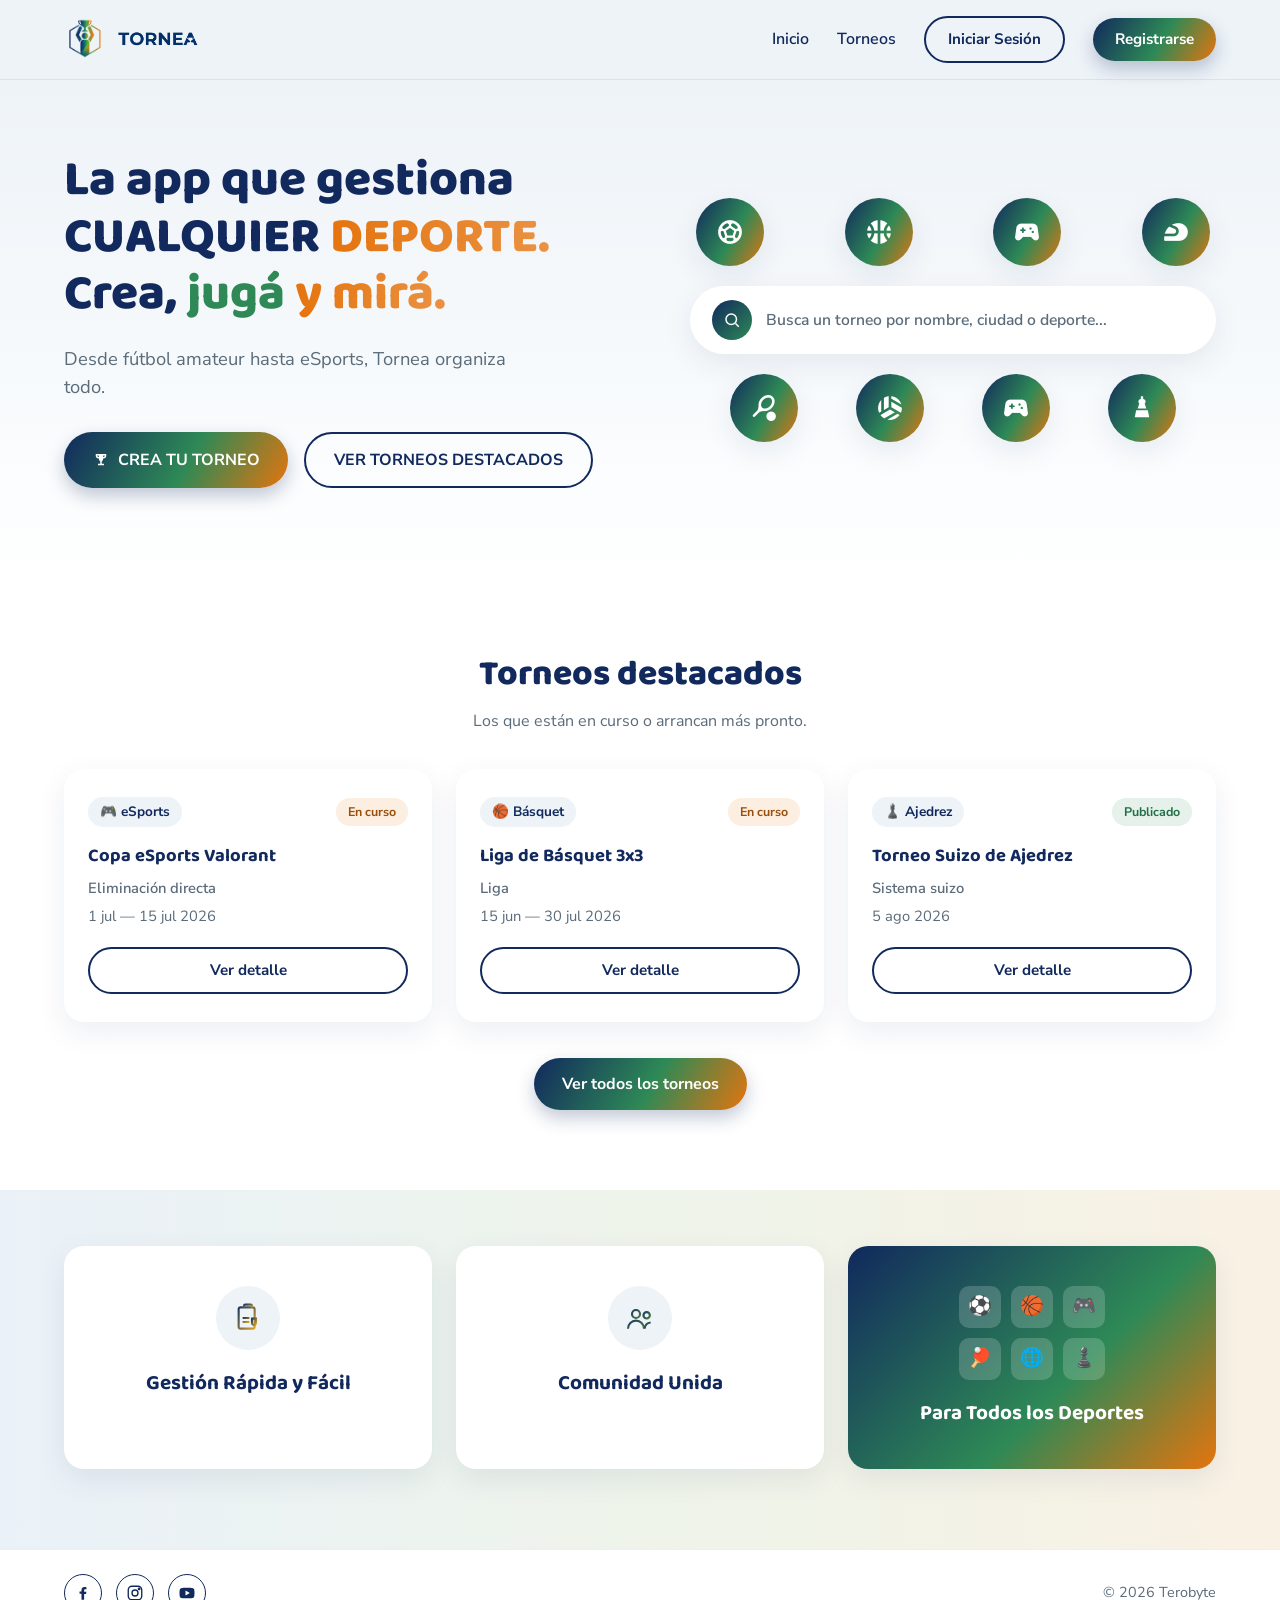
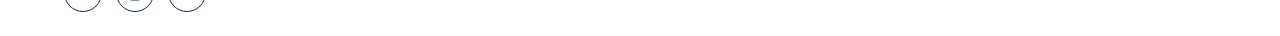
<file: index.html>
<!DOCTYPE html>
<html lang="es">
<head>
  <meta charset="UTF-8" />
  <meta name="viewport" content="width=device-width, initial-scale=1.0" />
  <title>Tornea — Gestioná cualquier deporte</title>
  <link rel="preconnect" href="https://fonts.googleapis.com" />
  <link rel="preconnect" href="https://fonts.gstatic.com" crossorigin />
  <link href="https://fonts.googleapis.com/css2?family=Baloo+2:wght@500;600;700;800&family=Nunito+Sans:wght@400;600;700&display=swap" rel="stylesheet" />
  <link href="https://fonts.googleapis.com/css2?family=Material+Symbols+Rounded:opsz,wght,FILL,GRAD@20..48,100..700,0..1,-50..200&display=block" rel="stylesheet" />
  <link rel="stylesheet" href="css/style.css" />
  <link rel="stylesheet" href="css/torneos.css" />
</head>
<body>

  <header class="site-header">
    <div class="container header-inner">
      <a href="#" class="logo">
        <img src="img/logo.png" alt="Tornea" class="logo-icon" />
        <img src="img/TORNEA_logo.png" alt="Tornea" class="logo-wordmark" />
      </a>

      <nav class="main-nav">
        <a href="index.html" class="nav-link">Inicio</a>
        <a href="torneos.html" class="nav-link">Torneos</a>
        <a href="login.html" class="btn btn-outline">Iniciar Sesión</a>
        <a href="register.html" class="btn btn-gradient">Registrarse</a>
      </nav>
    </div>
  </header>

  <main>
    <section class="hero">
      <div class="container hero-inner">

        <div class="hero-content">
          <h1 class="hero-title">
            <span class="line line-navy">La app que gestiona</span>
            <span class="line line-mixed"><span class="text-navy">CUALQUIER</span> <span class="text-gold">DEPORTE.</span></span>
            <span class="line line-mixed"><span class="text-navy">Crea,</span> <span class="text-green">jugá</span> <span class="text-gold">y mirá.</span></span>
          </h1>
          <p class="hero-subtitle">Desde fútbol amateur hasta eSports, Tornea organiza todo.</p>
          <div class="hero-actions">
            <a href="crear-torneo.html" class="btn btn-gradient btn-lg">
              <svg class="btn-icon" viewBox="0 0 24 24" width="18" height="18" fill="currentColor"><path d="M5 4h14v2a4 4 0 0 1-4 4h-.1A5 5 0 0 1 13 13.9V17h3v2H8v-2h3v-3.1A5 5 0 0 1 9.1 10H9a4 4 0 0 1-4-4V4zm2 2v0a2 2 0 0 0 2 2h.3A5 5 0 0 1 9 6V6H7zm10 0h-2v0a5 5 0 0 1-.3 2h.3a2 2 0 0 0 2-2V6z"/></svg>
              CREA TU TORNEO
            </a>
            <a href="#torneos" class="btn btn-outline btn-lg">VER TORNEOS DESTACADOS</a>
          </div>
        </div>

        <div class="hero-visual">
          <div class="icon-grid icon-grid-top">
            <span class="sport-icon" aria-label="Fútbol">
              <span class="material-symbols-rounded">sports_soccer</span>
            </span>
            <span class="sport-icon" aria-label="Básquet">
              <span class="material-symbols-rounded">sports_basketball</span>
            </span>
            <span class="sport-icon" aria-label="eSports">
              <span class="material-symbols-rounded">sports_esports</span>
            </span>
            <span class="sport-icon" aria-label="Carreras">
              <span class="material-symbols-rounded">sports_motorsports</span>
            </span>
          </div>

          <div class="search-bar">
            <span class="search-icon">
              <svg viewBox="0 0 24 24" width="18" height="18" fill="none" stroke="white" stroke-width="2"><circle cx="11" cy="11" r="7"/><path d="M21 21l-4.3-4.3"/></svg>
            </span>
            <input type="text" class="search-placeholder" placeholder="Busca un torneo por nombre, ciudad o deporte..." />
          </div>

          <div class="icon-grid icon-grid-bottom">
            <span class="sport-icon" aria-label="Tenis">
              <span class="material-symbols-rounded">sports_tennis</span>
            </span>
            <span class="sport-icon" aria-label="Otro deporte">
              <span class="material-symbols-rounded">sports_volleyball</span>
            </span>
            <span class="sport-icon" aria-label="eSports 2">
              <span class="material-symbols-rounded">sports_esports</span>
            </span>
            <span class="sport-icon" aria-label="Ajedrez">
              <svg viewBox="0 0 24 24" width="28" height="28" fill="white"><path d="M11 2h2v2.2a2.2 2.2 0 0 1 1.3 3.9l1.4 4.4H8.3l1.4-4.4A2.2 2.2 0 0 1 11 4.2V2zM7 14h10l1.2 6H5.8L7 14z"/></svg>
            </span>
          </div>
        </div>

      </div>
    </section>

    <section class="torneos-destacados" id="torneos">
      <div class="container">
        <h2 class="section-title">Torneos destacados</h2>
        <p class="section-subtitle">Los que están en curso o arrancan más pronto.</p>

        <div class="torneos-grid">

          <article class="torneo-card">
            <div class="torneo-card-top">
              <span class="torneo-badge">🎮 eSports</span>
              <span class="torneo-estado torneo-estado-en-curso">En curso</span>
            </div>
            <h3 class="torneo-nombre">Copa eSports Valorant</h3>
            <p class="torneo-tipo">Eliminación directa</p>
            <p class="torneo-fechas">1 jul — 15 jul 2026</p>
            <a href="torneo-detalle-eliminacion.html" class="btn btn-outline btn-block">Ver detalle</a>
          </article>

          <article class="torneo-card">
            <div class="torneo-card-top">
              <span class="torneo-badge">🏀 Básquet</span>
              <span class="torneo-estado torneo-estado-en-curso">En curso</span>
            </div>
            <h3 class="torneo-nombre">Liga de Básquet 3x3</h3>
            <p class="torneo-tipo">Liga</p>
            <p class="torneo-fechas">15 jun — 30 jul 2026</p>
            <a href="torneo-detalle-liga.html" class="btn btn-outline btn-block">Ver detalle</a>
          </article>

          <article class="torneo-card">
            <div class="torneo-card-top">
              <span class="torneo-badge">♟️ Ajedrez</span>
              <span class="torneo-estado torneo-estado-publicado">Publicado</span>
            </div>
            <h3 class="torneo-nombre">Torneo Suizo de Ajedrez</h3>
            <p class="torneo-tipo">Sistema suizo</p>
            <p class="torneo-fechas">5 ago 2026</p>
            <a href="torneo-detalle-suizo.html" class="btn btn-outline btn-block">Ver detalle</a>
          </article>

        </div>

        <div class="torneos-cta">
          <a href="torneos.html" class="btn btn-gradient btn-lg">Ver todos los torneos</a>
        </div>
      </div>
    </section>

    <section class="features">
      <div class="container features-grid">

        <article class="feature-card">
          <span class="feature-icon">
            <svg viewBox="0 0 24 24" width="32" height="32" fill="none" stroke="url(#g1)" stroke-width="1.6">
              <defs><linearGradient id="g1" x1="0" y1="0" x2="1" y2="1"><stop offset="0" stop-color="#1e3a5f"/><stop offset="1" stop-color="#d9a227"/></linearGradient></defs>
              <rect x="5" y="4" width="12" height="16" rx="1.5"/>
              <path d="M9 4V3a1 1 0 0 1 1-1h4a1 1 0 0 1 1 1v1"/>
              <path d="M8 12h5M8 15h5"/>
              <path d="M15 15.5c0 1.5 1.5 2 1.5 2s1.5-.5 1.5-2v-3h-3v3z"/>
            </svg>
          </span>
          <h3>Gestión Rápida y Fácil</h3>
        </article>

        <article class="feature-card">
          <span class="feature-icon">
            <svg viewBox="0 0 24 24" width="32" height="32" fill="none" stroke="url(#g2)" stroke-width="1.6">
              <defs><linearGradient id="g2" x1="0" y1="0" x2="1" y2="1"><stop offset="0" stop-color="#1e3a5f"/><stop offset="1" stop-color="#4a7c3f"/></linearGradient></defs>
              <circle cx="9" cy="9" r="3"/>
              <path d="M3 20c0-3.3 2.7-6 6-6s6 2.7 6 6"/>
              <circle cx="17" cy="10" r="2.4"/>
              <path d="M15.5 20c.2-2.4 1.9-4.3 4.5-4.6"/>
            </svg>
          </span>
          <h3>Comunidad Unida</h3>
        </article>

        <article class="feature-card feature-card-dark">
          <div class="feature-icon-grid">
            <span class="mini-icon">⚽</span>
            <span class="mini-icon">🏀</span>
            <span class="mini-icon">🎮</span>
            <span class="mini-icon">🏓</span>
            <span class="mini-icon">🌐</span>
            <span class="mini-icon">♟️</span>
          </div>
          <h3>Para Todos los Deportes</h3>
        </article>

      </div>
    </section>
  </main>

  <footer class="site-footer">
    <div class="container footer-inner">
      <div class="social-links">
        <a href="#" aria-label="Facebook" class="social-icon">
          <svg viewBox="0 0 24 24" width="18" height="18" fill="currentColor"><path d="M13.5 21v-7.7h2.6l.4-3h-3v-1.9c0-.9.2-1.5 1.5-1.5h1.6V4.2C15.9 4.1 15 4 14 4c-2.4 0-4 1.5-4 4.1V10H7.4v3h2.6v8h3.5z"/></svg>
        </a>
        <a href="#" aria-label="Instagram" class="social-icon">
          <svg viewBox="0 0 24 24" width="18" height="18" fill="none" stroke="currentColor" stroke-width="1.8"><rect x="3" y="3" width="18" height="18" rx="5"/><circle cx="12" cy="12" r="4"/><circle cx="17.5" cy="6.5" r="1"/></svg>
        </a>
        <a href="#" aria-label="YouTube" class="social-icon">
          <svg viewBox="0 0 24 24" width="18" height="18" fill="currentColor"><path d="M22 12s0-3.2-.4-4.7a2.5 2.5 0 0 0-1.8-1.8C18.3 5 12 5 12 5s-6.3 0-7.8.5a2.5 2.5 0 0 0-1.8 1.8C2 8.8 2 12 2 12s0 3.2.4 4.7a2.5 2.5 0 0 0 1.8 1.8C5.7 19 12 19 12 19s6.3 0 7.8-.5a2.5 2.5 0 0 0 1.8-1.8c.4-1.5.4-4.7.4-4.7zM10 15.3V8.7l5.8 3.3L10 15.3z"/></svg>
        </a>
      </div>
      <p class="copyright">© 2026 Terobyte</p>
    </div>
  </footer>

</body>
</html>
</file>
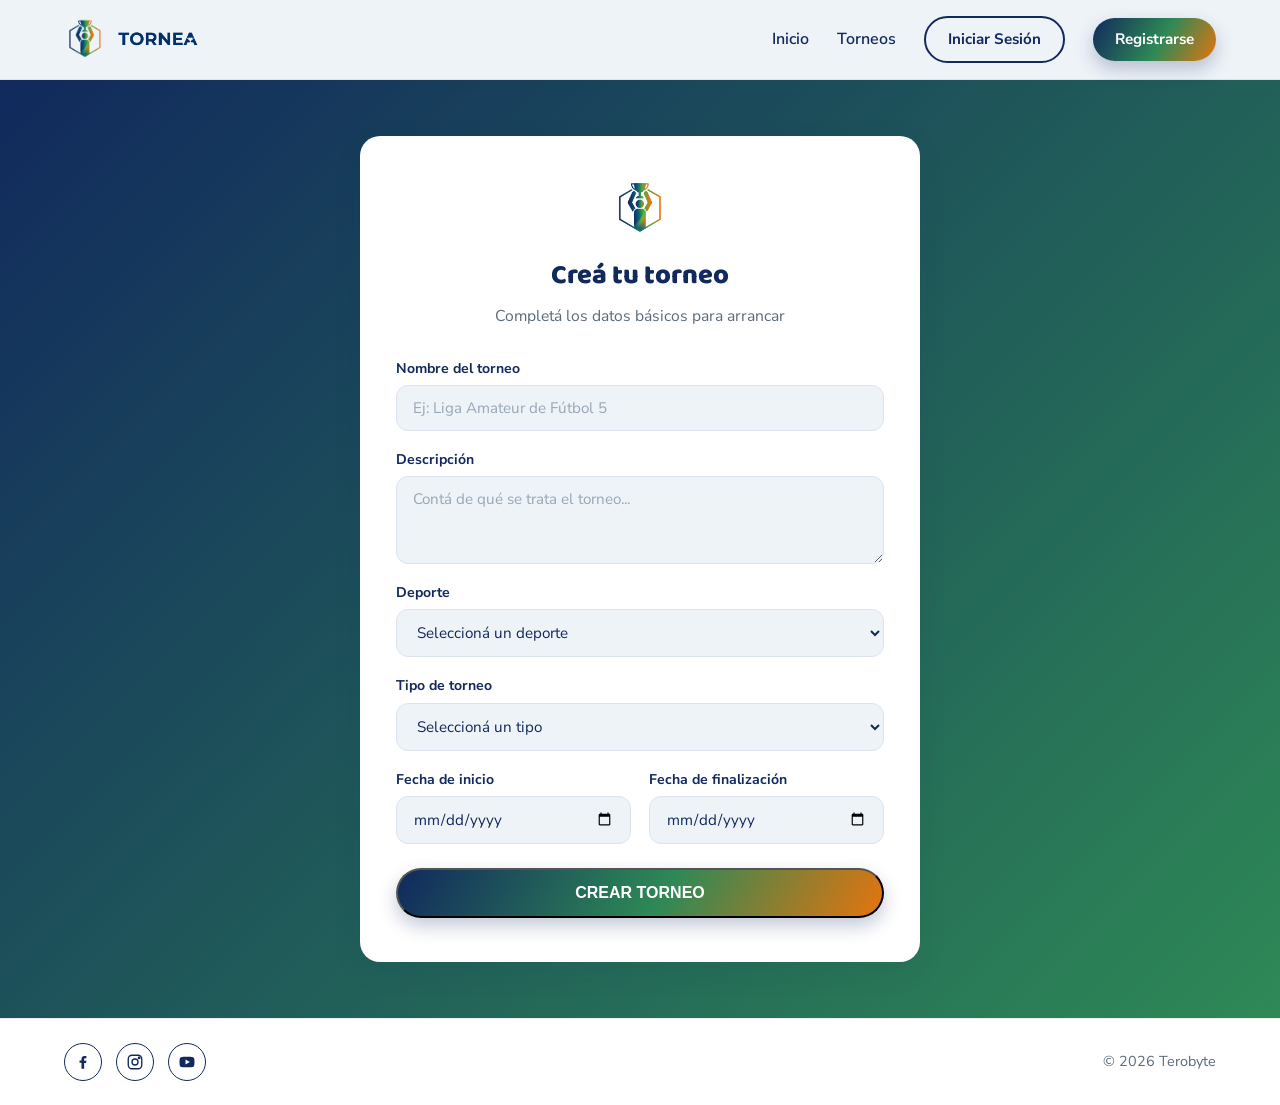
<file: crear-torneo.html>
<!DOCTYPE html>
<html lang="es">
<head>
  <meta charset="UTF-8" />
  <meta name="viewport" content="width=device-width, initial-scale=1.0" />
  <title>Crear Torneo — Tornea</title>
  <link rel="preconnect" href="https://fonts.googleapis.com" />
  <link rel="preconnect" href="https://fonts.gstatic.com" crossorigin />
  <link href="https://fonts.googleapis.com/css2?family=Baloo+2:wght@500;600;700;800&family=Nunito+Sans:wght@400;600;700&display=swap" rel="stylesheet" />
  <link rel="stylesheet" href="css/style.css" />
  <link rel="stylesheet" href="css/auth.css" />
</head>
<body>

  <header class="site-header">
    <div class="container header-inner">
      <a href="index.html" class="logo">
        <img src="img/logo.png" alt="Tornea" class="logo-icon" />
        <img src="img/TORNEA_logo.png" alt="Tornea" class="logo-wordmark" />
      </a>

      <nav class="main-nav">
        <a href="index.html" class="nav-link">Inicio</a>
        <a href="torneos.html" class="nav-link">Torneos</a>
        <a href="login.html" class="btn btn-outline">Iniciar Sesión</a>
        <a href="register.html" class="btn btn-gradient">Registrarse</a>
      </nav>
    </div>
  </header>

  <main>
    <section class="auth-section">
      <div class="auth-card auth-card-wide">
        <img src="img/logo.png" alt="Tornea" class="auth-logo-icon" />

        <h1 class="auth-title">Creá tu torneo</h1>
        <p class="auth-subtitle">Completá los datos básicos para arrancar</p>

        <form class="auth-form" action="#" method="post">
          <div class="form-group">
            <label for="nombre">Nombre del torneo</label>
            <input type="text" id="nombre" name="nombre" placeholder="Ej: Liga Amateur de Fútbol 5" required />
          </div>

          <div class="form-group">
            <label for="descripcion">Descripción</label>
            <textarea id="descripcion" name="descripcion" placeholder="Contá de qué se trata el torneo..."></textarea>
          </div>

          <div class="form-group">
            <label for="deporte">Deporte</label>
            <select id="deporte" name="deporte" required>
              <option value="" selected disabled>Seleccioná un deporte</option>
              <option value="futbol">Fútbol</option>
              <option value="basquet">Básquet</option>
              <option value="esports">eSports</option>
              <option value="ajedrez">Ajedrez</option>
              <option value="padel">Pádel</option>
              <option value="voley">Vóley</option>
              <option value="otro">Otro</option>
            </select>
          </div>

          <div class="form-group">
            <label for="tipo">Tipo de torneo</label>
            <select id="tipo" name="tipo" required>
              <option value="" selected disabled>Seleccioná un tipo</option>
              <option value="liga">Liga</option>
              <option value="eliminacion_directa">Eliminación directa</option>
              <option value="suizo">Sistema suizo</option>
            </select>
          </div>

          <div class="form-grid-2">
            <div class="form-group">
              <label for="fecha_inicio">Fecha de inicio</label>
              <input type="date" id="fecha_inicio" name="fecha_inicio" required />
            </div>

            <div class="form-group">
              <label for="fecha_fin">Fecha de finalización</label>
              <input type="date" id="fecha_fin" name="fecha_fin" required />
            </div>
          </div>

          <button type="submit" class="btn btn-gradient btn-lg btn-block">CREAR TORNEO</button>
        </form>
      </div>
    </section>
  </main>

  <footer class="site-footer">
    <div class="container footer-inner">
      <div class="social-links">
        <a href="#" aria-label="Facebook" class="social-icon">
          <svg viewBox="0 0 24 24" width="18" height="18" fill="currentColor"><path d="M13.5 21v-7.7h2.6l.4-3h-3v-1.9c0-.9.2-1.5 1.5-1.5h1.6V4.2C15.9 4.1 15 4 14 4c-2.4 0-4 1.5-4 4.1V10H7.4v3h2.6v8h3.5z"/></svg>
        </a>
        <a href="#" aria-label="Instagram" class="social-icon">
          <svg viewBox="0 0 24 24" width="18" height="18" fill="none" stroke="currentColor" stroke-width="1.8"><rect x="3" y="3" width="18" height="18" rx="5"/><circle cx="12" cy="12" r="4"/><circle cx="17.5" cy="6.5" r="1"/></svg>
        </a>
        <a href="#" aria-label="YouTube" class="social-icon">
          <svg viewBox="0 0 24 24" width="18" height="18" fill="currentColor"><path d="M22 12s0-3.2-.4-4.7a2.5 2.5 0 0 0-1.8-1.8C18.3 5 12 5 12 5s-6.3 0-7.8.5a2.5 2.5 0 0 0-1.8 1.8C2 8.8 2 12 2 12s0 3.2.4 4.7a2.5 2.5 0 0 0 1.8 1.8C5.7 19 12 19 12 19s6.3 0 7.8-.5a2.5 2.5 0 0 0 1.8-1.8c.4-1.5.4-4.7.4-4.7zM10 15.3V8.7l5.8 3.3L10 15.3z"/></svg>
        </a>
      </div>
      <p class="copyright">© 2026 Terobyte</p>
    </div>
  </footer>

</body>
</html>
</file>
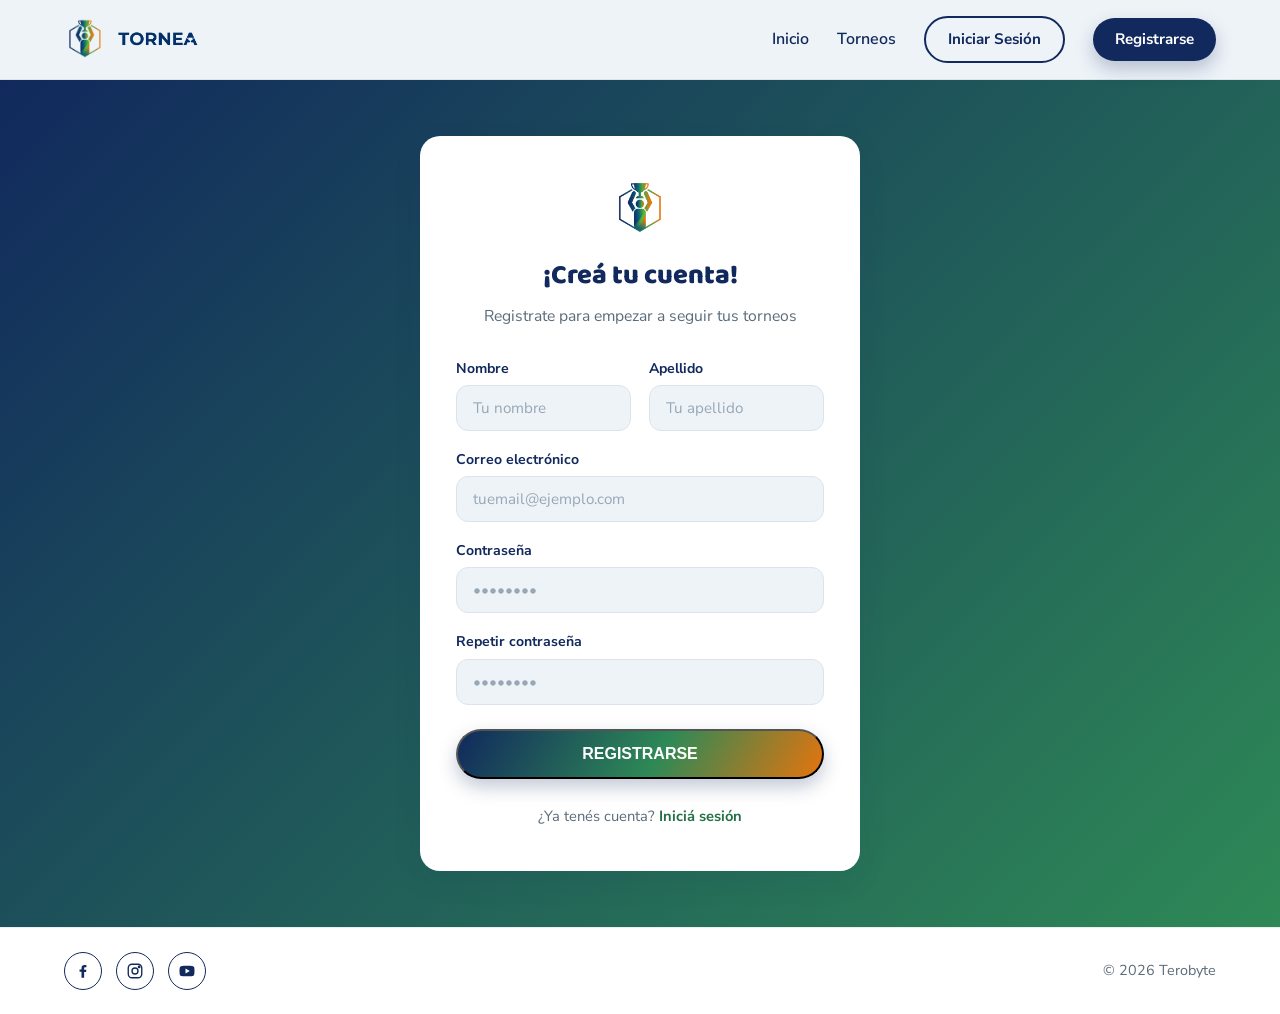
<file: register.html>
<!DOCTYPE html>
<html lang="es">
<head>
  <meta charset="UTF-8" />
  <meta name="viewport" content="width=device-width, initial-scale=1.0" />
  <title>Registrarse — Tornea</title>
  <link rel="preconnect" href="https://fonts.googleapis.com" />
  <link rel="preconnect" href="https://fonts.gstatic.com" crossorigin />
  <link href="https://fonts.googleapis.com/css2?family=Baloo+2:wght@500;600;700;800&family=Nunito+Sans:wght@400;600;700&display=swap" rel="stylesheet" />
  <link rel="stylesheet" href="css/style.css" />
  <link rel="stylesheet" href="css/auth.css" />
</head>
<body>

  <header class="site-header">
    <div class="container header-inner">
      <a href="index.html" class="logo">
        <img src="img/logo.png" alt="Tornea" class="logo-icon" />
        <img src="img/TORNEA_logo.png" alt="Tornea" class="logo-wordmark" />
      </a>

      <nav class="main-nav">
        <a href="index.html" class="nav-link">Inicio</a>
        <a href="torneos.html" class="nav-link">Torneos</a>
        <a href="login.html" class="btn btn-outline">Iniciar Sesión</a>
        <a href="register.html" class="btn btn-gradient nav-active">Registrarse</a>
      </nav>
    </div>
  </header>

  <main>
    <section class="auth-section">
      <div class="auth-card">
        <img src="img/logo.png" alt="Tornea" class="auth-logo-icon" />

        <h1 class="auth-title">¡Creá tu cuenta!</h1>
        <p class="auth-subtitle">Registrate para empezar a seguir tus torneos</p>

        <form class="auth-form" action="#" method="post">
          <div class="form-grid-2">
            <div class="form-group">
              <label for="nombre">Nombre</label>
              <input type="text" id="nombre" name="nombre" placeholder="Tu nombre" required />
            </div>

            <div class="form-group">
              <label for="apellido">Apellido</label>
              <input type="text" id="apellido" name="apellido" placeholder="Tu apellido" required />
            </div>
          </div>

          <div class="form-group">
            <label for="email">Correo electrónico</label>
            <input type="email" id="email" name="email" placeholder="tuemail@ejemplo.com" required />
          </div>

          <div class="form-group">
            <label for="password">Contraseña</label>
            <input type="password" id="password" name="password" placeholder="••••••••" required />
          </div>

          <div class="form-group">
            <label for="password-repeat">Repetir contraseña</label>
            <input type="password" id="password-repeat" name="password-repeat" placeholder="••••••••" required />
          </div>

          <button type="submit" class="btn btn-gradient btn-lg btn-block">REGISTRARSE</button>
        </form>

        <p class="auth-footer-text">
          ¿Ya tenés cuenta? <a href="login.html" class="form-link form-link-strong">Iniciá sesión</a>
        </p>
      </div>
    </section>
  </main>

  <footer class="site-footer">
    <div class="container footer-inner">
      <div class="social-links">
        <a href="#" aria-label="Facebook" class="social-icon">
          <svg viewBox="0 0 24 24" width="18" height="18" fill="currentColor"><path d="M13.5 21v-7.7h2.6l.4-3h-3v-1.9c0-.9.2-1.5 1.5-1.5h1.6V4.2C15.9 4.1 15 4 14 4c-2.4 0-4 1.5-4 4.1V10H7.4v3h2.6v8h3.5z"/></svg>
        </a>
        <a href="#" aria-label="Instagram" class="social-icon">
          <svg viewBox="0 0 24 24" width="18" height="18" fill="none" stroke="currentColor" stroke-width="1.8"><rect x="3" y="3" width="18" height="18" rx="5"/><circle cx="12" cy="12" r="4"/><circle cx="17.5" cy="6.5" r="1"/></svg>
        </a>
        <a href="#" aria-label="YouTube" class="social-icon">
          <svg viewBox="0 0 24 24" width="18" height="18" fill="currentColor"><path d="M22 12s0-3.2-.4-4.7a2.5 2.5 0 0 0-1.8-1.8C18.3 5 12 5 12 5s-6.3 0-7.8.5a2.5 2.5 0 0 0-1.8 1.8C2 8.8 2 12 2 12s0 3.2.4 4.7a2.5 2.5 0 0 0 1.8 1.8C5.7 19 12 19 12 19s6.3 0 7.8-.5a2.5 2.5 0 0 0 1.8-1.8c.4-1.5.4-4.7.4-4.7zM10 15.3V8.7l5.8 3.3L10 15.3z"/></svg>
        </a>
      </div>
      <p class="copyright">© 2026 Terobyte</p>
    </div>
  </footer>

</body>
</html>
</file>
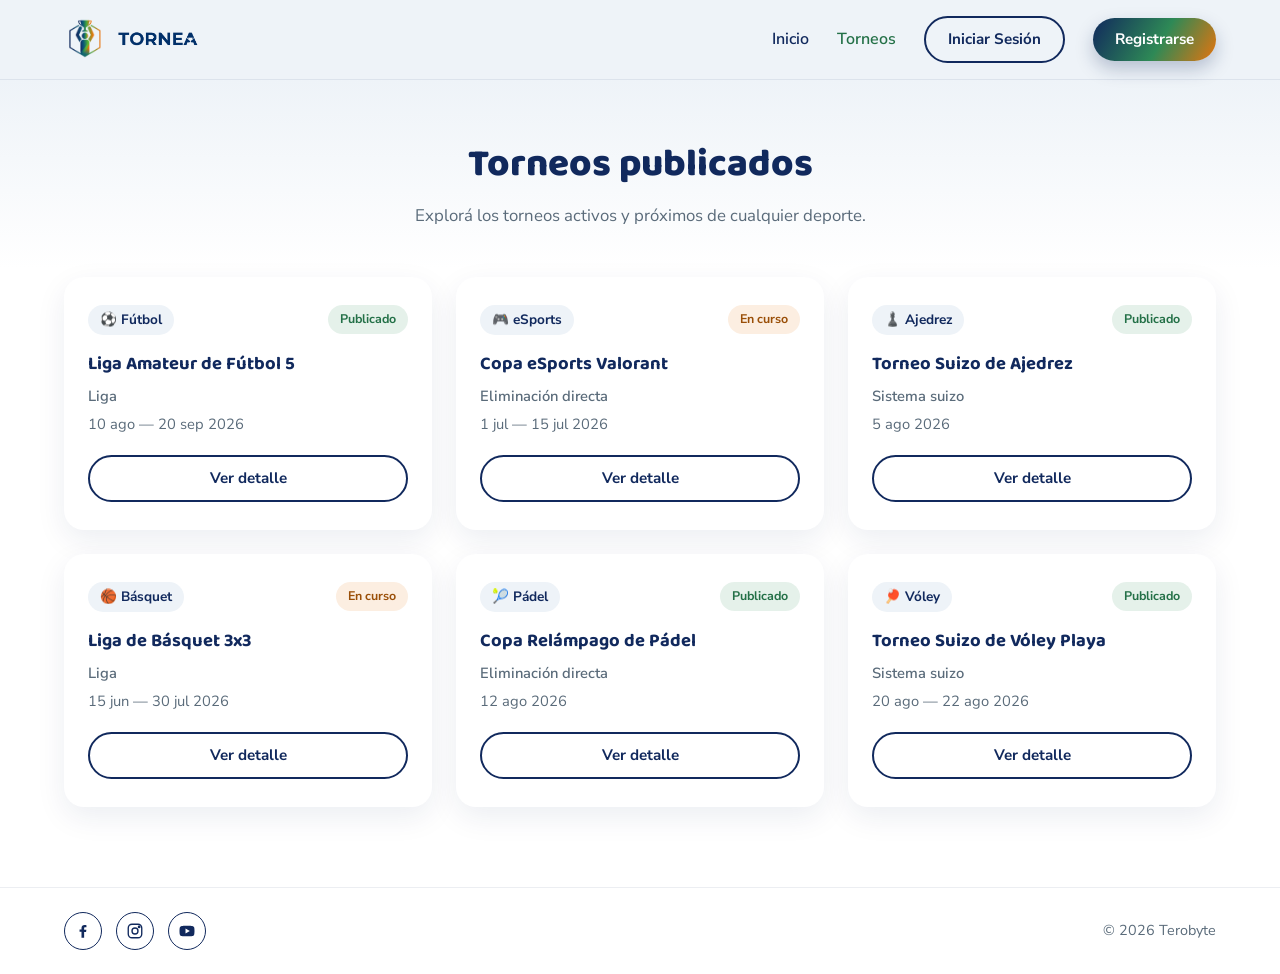
<file: torneos.html>
<!DOCTYPE html>
<html lang="es">
<head>
  <meta charset="UTF-8" />
  <meta name="viewport" content="width=device-width, initial-scale=1.0" />
  <title>Torneos — Tornea</title>
  <link rel="preconnect" href="https://fonts.googleapis.com" />
  <link rel="preconnect" href="https://fonts.gstatic.com" crossorigin />
  <link href="https://fonts.googleapis.com/css2?family=Baloo+2:wght@500;600;700;800&family=Nunito+Sans:wght@400;600;700&display=swap" rel="stylesheet" />
  <link rel="stylesheet" href="css/style.css" />
  <link rel="stylesheet" href="css/torneos.css" />
</head>
<body>

  <header class="site-header">
    <div class="container header-inner">
      <a href="index.html" class="logo">
        <img src="img/logo.png" alt="Tornea" class="logo-icon" />
        <img src="img/TORNEA_logo.png" alt="Tornea" class="logo-wordmark" />
      </a>

      <nav class="main-nav">
        <a href="index.html" class="nav-link">Inicio</a>
        <a href="torneos.html" class="nav-link nav-active">Torneos</a>
        <a href="login.html" class="btn btn-outline">Iniciar Sesión</a>
        <a href="register.html" class="btn btn-gradient">Registrarse</a>
      </nav>
    </div>
  </header>

  <main>
    <section class="torneos-hero">
      <div class="container">
        <h1 class="torneos-title">Torneos publicados</h1>
        <p class="torneos-subtitle">Explorá los torneos activos y próximos de cualquier deporte.</p>
      </div>
    </section>

    <section class="torneos-list">
      <div class="container torneos-grid">

        <article class="torneo-card">
          <div class="torneo-card-top">
            <span class="torneo-badge">⚽ Fútbol</span>
            <span class="torneo-estado torneo-estado-publicado">Publicado</span>
          </div>
          <h3 class="torneo-nombre">Liga Amateur de Fútbol 5</h3>
          <p class="torneo-tipo">Liga</p>
          <p class="torneo-fechas">10 ago — 20 sep 2026</p>
          <a href="#" class="btn btn-outline btn-block">Ver detalle</a>
        </article>

        <article class="torneo-card">
          <div class="torneo-card-top">
            <span class="torneo-badge">🎮 eSports</span>
            <span class="torneo-estado torneo-estado-en-curso">En curso</span>
          </div>
          <h3 class="torneo-nombre">Copa eSports Valorant</h3>
          <p class="torneo-tipo">Eliminación directa</p>
          <p class="torneo-fechas">1 jul — 15 jul 2026</p>
          <a href="torneo-detalle-eliminacion.html" class="btn btn-outline btn-block">Ver detalle</a>
        </article>

        <article class="torneo-card">
          <div class="torneo-card-top">
            <span class="torneo-badge">♟️ Ajedrez</span>
            <span class="torneo-estado torneo-estado-publicado">Publicado</span>
          </div>
          <h3 class="torneo-nombre">Torneo Suizo de Ajedrez</h3>
          <p class="torneo-tipo">Sistema suizo</p>
          <p class="torneo-fechas">5 ago 2026</p>
          <a href="torneo-detalle-suizo.html" class="btn btn-outline btn-block">Ver detalle</a>
        </article>

        <article class="torneo-card">
          <div class="torneo-card-top">
            <span class="torneo-badge">🏀 Básquet</span>
            <span class="torneo-estado torneo-estado-en-curso">En curso</span>
          </div>
          <h3 class="torneo-nombre">Liga de Básquet 3x3</h3>
          <p class="torneo-tipo">Liga</p>
          <p class="torneo-fechas">15 jun — 30 jul 2026</p>
          <a href="torneo-detalle-liga.html" class="btn btn-outline btn-block">Ver detalle</a>
        </article>

        <article class="torneo-card">
          <div class="torneo-card-top">
            <span class="torneo-badge">🎾 Pádel</span>
            <span class="torneo-estado torneo-estado-publicado">Publicado</span>
          </div>
          <h3 class="torneo-nombre">Copa Relámpago de Pádel</h3>
          <p class="torneo-tipo">Eliminación directa</p>
          <p class="torneo-fechas">12 ago 2026</p>
          <a href="#" class="btn btn-outline btn-block">Ver detalle</a>
        </article>

        <article class="torneo-card">
          <div class="torneo-card-top">
            <span class="torneo-badge">🏓 Vóley</span>
            <span class="torneo-estado torneo-estado-publicado">Publicado</span>
          </div>
          <h3 class="torneo-nombre">Torneo Suizo de Vóley Playa</h3>
          <p class="torneo-tipo">Sistema suizo</p>
          <p class="torneo-fechas">20 ago — 22 ago 2026</p>
          <a href="#" class="btn btn-outline btn-block">Ver detalle</a>
        </article>

      </div>
    </section>
  </main>

  <footer class="site-footer">
    <div class="container footer-inner">
      <div class="social-links">
        <a href="#" aria-label="Facebook" class="social-icon">
          <svg viewBox="0 0 24 24" width="18" height="18" fill="currentColor"><path d="M13.5 21v-7.7h2.6l.4-3h-3v-1.9c0-.9.2-1.5 1.5-1.5h1.6V4.2C15.9 4.1 15 4 14 4c-2.4 0-4 1.5-4 4.1V10H7.4v3h2.6v8h3.5z"/></svg>
        </a>
        <a href="#" aria-label="Instagram" class="social-icon">
          <svg viewBox="0 0 24 24" width="18" height="18" fill="none" stroke="currentColor" stroke-width="1.8"><rect x="3" y="3" width="18" height="18" rx="5"/><circle cx="12" cy="12" r="4"/><circle cx="17.5" cy="6.5" r="1"/></svg>
        </a>
        <a href="#" aria-label="YouTube" class="social-icon">
          <svg viewBox="0 0 24 24" width="18" height="18" fill="currentColor"><path d="M22 12s0-3.2-.4-4.7a2.5 2.5 0 0 0-1.8-1.8C18.3 5 12 5 12 5s-6.3 0-7.8.5a2.5 2.5 0 0 0-1.8 1.8C2 8.8 2 12 2 12s0 3.2.4 4.7a2.5 2.5 0 0 0 1.8 1.8C5.7 19 12 19 12 19s6.3 0 7.8-.5a2.5 2.5 0 0 0 1.8-1.8c.4-1.5.4-4.7.4-4.7zM10 15.3V8.7l5.8 3.3L10 15.3z"/></svg>
        </a>
      </div>
      <p class="copyright">© 2026 Terobyte</p>
    </div>
  </footer>

</body>
</html>
</file>
<file: css/style.css>
/* ===== Reset & base ===== */
* {
  margin: 0;
  padding: 0;
  box-sizing: border-box;
}

:root {
  --navy: #11295d;
  --navy-light: #53648a;
  --green: #2e8956;
  --green-light: #68aa85;
  --red: #c0392b;
  --gold: #e5740e;
  --gold-light: #ea9243;
  /* Versiones más oscuras para letras (o fondos con letra blanca), así se leen bien */
  --green-texto: #237047;
  --gold-texto: #9a4f08;
  --red-texto: #a93226;
  --gray-text: #5a6b7a;
  --bg-light: #eef3f8;
  --white: #ffffff;
  --radius-pill: 999px;
  --radius-card: 20px;
  --shadow-soft: 0 10px 30px rgba(17, 41, 93, 0.08);
  --shadow-btn: 0 8px 18px rgba(17, 41, 93, 0.25);
}

html {
  scroll-behavior: smooth;
}

html, body {
  overflow-x: hidden;
}

body {
  font-family: 'Nunito Sans', sans-serif;
  color: var(--navy);
  background: var(--white);
  line-height: 1.5;
}

.container {
  max-width: 1200px;
  margin: 0 auto;
  padding: 0 24px;
}

a {
  text-decoration: none;
  color: inherit;
}

/* Marca dónde está el foco al navegar con el teclado
   (en botones y links no aparece con el mouse; en los campos de texto sí) */
:focus-visible {
  outline: 3px solid var(--navy);
  outline-offset: 3px;
}

/* ===== Buttons ===== */
/* Mobile: botones más compactos para que entren en pantallas angostas */
.btn {
  display: inline-flex;
  align-items: center;
  justify-content: center;
  gap: 6px;
  padding: 8px 16px;
  border-radius: var(--radius-pill);
  font-weight: 700;
  font-size: 0.85rem;
  white-space: nowrap;
  transition: transform 0.15s ease, box-shadow 0.15s ease;
}

.btn-lg {
  padding: 11px 20px;
  font-size: 0.92rem;
}

.btn-icon {
  flex-shrink: 0;
}

.btn-outline {
  border: 2px solid var(--navy);
  color: var(--navy);
  background: transparent;
}

.btn-gradient {
  background: linear-gradient(120deg, var(--navy) 0%, var(--green) 55%, var(--gold) 100%);
  color: var(--white);
  box-shadow: var(--shadow-btn);
}

.btn:hover {
  transform: translateY(-2px);
}

/* ===== Header ===== */
.site-header {
  background: var(--bg-light);
  border-bottom: 1px solid rgba(17, 41, 93, 0.08);
  position: sticky;
  top: 0;
  z-index: 100;
}

/* Mobile: si logo + botones no entran en una fila, bajan a la siguiente en vez de desbordar */
.header-inner {
  display: flex;
  flex-wrap: wrap;
  align-items: center;
  justify-content: center;
  gap: 10px;
  padding-top: 12px;
  padding-bottom: 12px;
}

.logo {
  display: flex;
  align-items: center;
  gap: 8px;
}

.logo-icon {
  width: 34px;
  height: 34px;
  object-fit: contain;
}

.logo-wordmark {
  height: 22px;
  width: auto;
  object-fit: contain;
}

/* Mobile: sin lugar para los links de texto, solo se ven los botones */
.main-nav {
  display: flex;
  align-items: center;
  gap: 12px;
}

.nav-link {
  font-weight: 600;
  color: var(--navy);
  display: none;
}

.nav-link:hover {
  color: var(--green-texto);
}

.nav-link.nav-active {
  color: var(--green-texto);
}

/* ===== Hero ===== */
.hero {
  background: linear-gradient(180deg, var(--bg-light) 0%, #f7fafc 60%, var(--white) 100%);
  padding: 72px 0 96px;
}

/* Mobile: todo apilado y centrado */
.hero-inner {
  display: grid;
  grid-template-columns: 1fr;
  gap: 48px;
  align-items: center;
}

.hero-title {
  font-family: 'Baloo 2', sans-serif;
  font-weight: 800;
  font-size: clamp(2rem, 4.2vw, 3.1rem);
  line-height: 1.15;
}

.hero-title .line {
  display: block;
}

.text-navy { color: var(--navy); }
.text-green { color: var(--green); }
.text-gold {
  background: linear-gradient(90deg, var(--gold) 0%, var(--gold-light) 100%);
  -webkit-background-clip: text;
  background-clip: text;
  color: transparent;
}

.hero-content {
  text-align: center;
}

.hero-subtitle {
  margin-top: 22px;
  margin-left: auto;
  margin-right: auto;
  color: var(--gray-text);
  font-size: 1.15rem;
  max-width: 480px;
}

.hero-actions {
  margin-top: 32px;
  display: flex;
  flex-wrap: wrap;
  gap: 16px;
  justify-content: center;
}

/* ===== Hero visual ===== */
.hero-visual {
  display: flex;
  flex-direction: column;
  gap: 20px;
}

.icon-grid {
  display: flex;
  justify-content: space-between;
  padding: 0 6px;
}

/* Mobile: mismo padding acotado que icon-grid, sin separar tanto los extremos */
.icon-grid-bottom {
  padding: 0 6px;
  justify-content: space-between;
}

.sport-icon {
  width: 68px;
  height: 68px;
  border-radius: 50%;
  display: flex;
  align-items: center;
  justify-content: center;
  box-shadow: var(--shadow-soft);
  background: linear-gradient(120deg, var(--navy) 0%, var(--green) 55%, var(--gold) 100%);
}

/* Boilerplate de Google para íconos con fuente variable (Material Symbols) */
.material-symbols-rounded {
  font-family: 'Material Symbols Rounded';
  font-weight: normal;
  font-style: normal;
  line-height: 1;
  display: inline-block;
  white-space: nowrap;
  font-variation-settings: 'FILL' 1, 'wght' 500, 'GRAD' 0, 'opsz' 24;
}

.sport-icon .material-symbols-rounded {
  color: var(--white);
  font-size: 28px;
}

.search-bar {
  display: flex;
  align-items: center;
  gap: 14px;
  background: var(--white);
  border-radius: var(--radius-pill);
  padding: 14px 22px;
  box-shadow: var(--shadow-soft);
}

/* Cuando se escribe en el buscador se marca la píldora entera */
.search-bar:focus-within {
  outline: 3px solid var(--navy);
  outline-offset: 3px;
}

.search-icon {
  flex-shrink: 0;
  width: 40px;
  height: 40px;
  border-radius: 50%;
  display: flex;
  align-items: center;
  justify-content: center;
  background: linear-gradient(135deg, var(--navy) 0%, var(--green) 100%);
}

.search-placeholder {
  flex: 1;
  min-width: 0;
  border: none;
  background: transparent;
  font-family: inherit;
  color: var(--navy);
  font-weight: 600;
  font-size: 0.98rem;
}

/* El campo no lleva contorno propio: ya lo marca la píldora */
.search-placeholder:focus-visible {
  outline: none;
}

.search-placeholder::placeholder {
  color: var(--gray-text);
  font-weight: 600;
}

/* ===== Features ===== */
.features {
  background: linear-gradient(90deg, #eaf1f8 0%, #eef4ea 50%, #f9f1e4 100%);
  padding: 56px 0 80px;
}

/* Mobile: una tarjeta por fila */
.features-grid {
  display: grid;
  grid-template-columns: 1fr;
  gap: 24px;
}

.feature-card {
  background: var(--white);
  border-radius: var(--radius-card);
  padding: 40px 24px;
  text-align: center;
  box-shadow: var(--shadow-soft);
  display: flex;
  flex-direction: column;
  align-items: center;
  gap: 18px;
}

.feature-card h3 {
  font-family: 'Baloo 2', sans-serif;
  font-size: 1.3rem;
  font-weight: 700;
  color: var(--navy);
}

.feature-icon {
  width: 64px;
  height: 64px;
  border-radius: 50%;
  background: var(--bg-light);
  display: flex;
  align-items: center;
  justify-content: center;
}

.feature-card-dark {
  background: linear-gradient(135deg, var(--navy) 0%, var(--green) 60%, var(--gold) 100%);
  color: var(--white);
}

.feature-card-dark h3 {
  color: var(--white);
}

.feature-icon-grid {
  display: grid;
  grid-template-columns: repeat(3, 1fr);
  gap: 10px;
}

.mini-icon {
  width: 42px;
  height: 42px;
  border-radius: 10px;
  background: rgba(255, 255, 255, 0.18);
  display: flex;
  align-items: center;
  justify-content: center;
  font-size: 1.2rem;
}

/* ===== Footer ===== */
.site-footer {
  border-top: 1px solid rgba(17, 41, 93, 0.08);
  padding: 24px 0;
}

/* Mobile: todo apilado y centrado */
.footer-inner {
  display: flex;
  flex-direction: column;
  align-items: center;
  justify-content: center;
  gap: 14px;
  text-align: center;
}

.social-links {
  display: flex;
  gap: 14px;
}

.social-icon {
  width: 38px;
  height: 38px;
  border-radius: 50%;
  border: 1.5px solid var(--navy);
  display: flex;
  align-items: center;
  justify-content: center;
  color: var(--navy);
}

.social-icon:hover {
  background: var(--navy);
  color: var(--white);
}

.copyright {
  color: var(--gray-text);
  font-size: 0.9rem;
}

/* ===== Responsive — mobile first ===== */

/* Tablet y más grande */
@media (min-width: 640px) {
  .header-inner {
    flex-wrap: nowrap;
    justify-content: space-between;
    padding-top: 16px;
    padding-bottom: 16px;
  }

  .logo {
    gap: 10px;
  }

  .logo-icon {
    width: 42px;
    height: 42px;
  }

  .logo-wordmark {
    height: 28px;
  }

  .btn {
    gap: 8px;
    padding: 10px 22px;
    font-size: 0.95rem;
  }

  .btn-lg {
    padding: 14px 28px;
    font-size: 1rem;
  }

  .main-nav {
    gap: 28px;
  }

  .nav-link {
    display: inline;
  }

  .icon-grid-bottom {
    padding: 0 40px;
  }

  .footer-inner {
    flex-direction: row;
    justify-content: space-between;
    text-align: left;
  }
}

/* Laptop y más grande */
@media (min-width: 960px) {
  .hero-inner {
    grid-template-columns: 1.1fr 1fr;
  }

  .hero-content {
    text-align: left;
  }

  .hero-subtitle {
    margin-left: 0;
    margin-right: 0;
  }

  .hero-actions {
    justify-content: flex-start;
  }

  .features-grid {
    grid-template-columns: repeat(3, 1fr);
  }
}

/* Número de invitaciones sin responder al lado de "Equipos" en el menú */
.nav-aviso {
  display: inline-block;
  min-width: 20px;
  margin-left: 4px;
  padding: 1px 6px;
  border-radius: var(--radius-pill);
  background: var(--gold-texto);
  color: var(--white);
  font-size: 0.75rem;
  font-weight: 700;
  text-align: center;
}

/* ===== Menú lateral (celular y tablet) =====
   Solo se activa con JS (clase "js" en <html>, la pone el header). Sin JS, el
   header se ve como antes: el logo y los botones. */

.menu-toggle,
.menu-cerrar,
.menu-fondo {
  display: none;
}

@media (max-width: 959px) {
  .js .header-inner {
    flex-wrap: nowrap;
    justify-content: space-between;
  }

  .js .menu-toggle {
    position: relative;
    display: inline-flex;
    flex-direction: column;
    justify-content: center;
    gap: 5px;
    width: 44px;
    height: 44px;
    padding: 0 11px;
    border: 2px solid var(--navy);
    border-radius: 12px;
    background: transparent;
    cursor: pointer;
  }

  .menu-toggle-raya {
    display: block;
    height: 2px;
    border-radius: 2px;
    background: var(--navy);
  }

  /* Punto naranja si hay invitaciones a equipos sin responder */
  .menu-toggle-aviso {
    position: absolute;
    top: -5px;
    right: -5px;
    width: 12px;
    height: 12px;
    border-radius: 50%;
    background: var(--gold-texto);
    border: 2px solid var(--bg-light);
  }

  /* El menú se convierte en un panel que entra desde la derecha */
  .js .main-nav {
    position: fixed;
    top: 0;
    right: 0;
    bottom: 0;
    z-index: 210;
    width: min(300px, 85vw);
    flex-direction: column;
    align-items: stretch;
    gap: 6px;
    padding: 72px 20px 24px;
    background: var(--white);
    box-shadow: -10px 0 30px rgba(17, 41, 93, 0.18);
    overflow-y: auto;
    transform: translateX(100%);
    visibility: hidden;
    /* visibility espera a que termine la animación para que los links cerrados no reciban foco */
    transition: transform 0.25s ease, visibility 0s linear 0.25s;
  }

  .js.menu-abierto .main-nav {
    transform: none;
    visibility: visible;
    transition: transform 0.25s ease;
  }

  .js .main-nav .nav-link {
    display: block;
    padding: 12px 14px;
    border-radius: 12px;
    font-size: 1.05rem;
  }

  .js .main-nav .nav-link.nav-active {
    background: var(--bg-light);
  }

  .js .main-nav .btn {
    width: 100%;
    margin-top: 8px;
  }

  .js .menu-cerrar {
    display: block;
    position: absolute;
    top: 16px;
    right: 16px;
    width: 40px;
    height: 40px;
    border: none;
    border-radius: 50%;
    background: var(--bg-light);
    color: var(--navy);
    font-size: 1.6rem;
    line-height: 1;
    cursor: pointer;
  }

  /* Fondo oscuro detrás del menú: tocarlo lo cierra */
  .js .menu-fondo {
    display: block;
    position: fixed;
    inset: 0;
    z-index: 200;
    background: rgba(17, 41, 93, 0.45);
    opacity: 0;
    pointer-events: none;
    transition: opacity 0.25s ease;
  }

  .js.menu-abierto .menu-fondo {
    opacity: 1;
    pointer-events: auto;
  }

  /* Con el menú abierto, la página de atrás no se desplaza */
  .js.menu-abierto body {
    overflow: hidden;
  }
}

/* Textos que solo aparecen dentro del menú lateral */
.solo-menu-lateral {
  display: none;
}

@media (max-width: 959px) {
  .js .solo-menu-lateral {
    display: inline;
  }
}

/* La lupa del buscador es un botón: se le sacan los estilos del navegador */
button.search-icon {
  border: none;
  cursor: pointer;
}
</file>
<file: css/torneos.css>
/* ===== Torneos destacados (home) ===== */

.torneos-destacados {
  padding: 64px 0 80px;
}

.section-title {
  font-family: 'Baloo 2', sans-serif;
  font-weight: 800;
  font-size: clamp(1.7rem, 3.2vw, 2.2rem);
  color: var(--navy);
  text-align: center;
}

.section-subtitle {
  margin-top: 8px;
  color: var(--gray-text);
  text-align: center;
}

.torneos-destacados .torneos-grid {
  margin-top: 36px;
}

.torneos-cta {
  margin-top: 36px;
  text-align: center;
}

/* ===== Página de torneos ===== */

.torneos-hero {
  background: linear-gradient(180deg, var(--bg-light) 0%, var(--white) 100%);
  padding: 56px 0 40px;
  text-align: center;
}

.torneos-title {
  font-family: 'Baloo 2', sans-serif;
  font-weight: 800;
  font-size: clamp(1.8rem, 3.5vw, 2.4rem);
  color: var(--navy);
}

.torneos-subtitle {
  margin-top: 10px;
  color: var(--gray-text);
  font-size: 1.05rem;
}

.torneos-list {
  padding: 8px 0 80px;
}

/* Mobile: una tarjeta por fila */
.torneos-grid {
  display: grid;
  grid-template-columns: 1fr;
  gap: 24px;
}

.torneo-card {
  background: var(--white);
  border-radius: var(--radius-card);
  box-shadow: var(--shadow-soft);
  padding: 28px 24px;
  display: flex;
  flex-direction: column;
  gap: 6px;
}

.torneo-card-top {
  display: flex;
  align-items: center;
  justify-content: space-between;
  margin-bottom: 6px;
}

.torneo-badge {
  font-size: 0.85rem;
  font-weight: 700;
  color: var(--navy);
  background: var(--bg-light);
  border-radius: var(--radius-pill);
  padding: 5px 12px;
}

.torneo-estado {
  font-size: 0.78rem;
  font-weight: 700;
  border-radius: var(--radius-pill);
  padding: 5px 12px;
}

.torneo-estado-publicado {
  color: var(--green-texto);
  background: rgba(46, 137, 86, 0.12);
}

.torneo-estado-en-curso {
  color: var(--gold-texto);
  background: rgba(229, 116, 14, 0.12);
}

.torneo-nombre {
  font-family: 'Baloo 2', sans-serif;
  font-weight: 700;
  font-size: 1.15rem;
  color: var(--navy);
  margin-top: 4px;
}

.torneo-tipo {
  color: var(--gray-text);
  font-weight: 600;
  font-size: 0.92rem;
}

.torneo-fechas {
  color: var(--gray-text);
  font-size: 0.92rem;
  margin-bottom: 14px;
}

.btn-block {
  width: 100%;
  margin-top: auto;
}

/* ===== Responsive — mobile first ===== */

/* Tablet y más grande */
@media (min-width: 640px) {
  .torneos-grid {
    grid-template-columns: repeat(2, 1fr);
  }
}

/* Laptop y más grande */
@media (min-width: 960px) {
  .torneos-grid {
    grid-template-columns: repeat(3, 1fr);
  }
}

/* ===== Estados que vienen de la base ===== */

.torneo-estado-borrador {
  color: var(--gray-text);
  background: var(--bg-light);
}

.torneo-estado-finalizado {
  color: var(--navy);
  background: rgba(30, 58, 95, 0.1);
}

/* En los borradores: "Ver y editar" arriba y "Publicar" / "Eliminar" abajo */
.torneo-card-ver {
  margin-bottom: 10px;
}

.torneo-card-ver + .torneo-card-acciones {
  margin-top: 0;
}

.torneo-card-acciones {
  margin-top: auto;
  display: flex;
  gap: 10px;
}

.torneo-card-acciones form {
  flex: 1;
}

.torneo-card-acciones .btn {
  width: 100%;
}

.btn-peligro {
  border: 2px solid var(--red-texto);
  color: var(--red-texto);
  background: transparent;
}

.torneos-vacio {
  grid-column: 1 / -1;
  text-align: center;
  color: var(--gray-text);
  padding: 24px 0;
}

/* ===== Buscador y filtros del listado ===== */

.torneos-buscador {
  max-width: 720px;
  margin: 24px auto 0;
  display: flex;
  flex-direction: column;
  gap: 12px;
}

.torneos-filtros {
  display: flex;
  flex-wrap: wrap;
  justify-content: center;
  gap: 10px;
}

.torneos-filtros select {
  flex: 1 1 180px;
  padding: 10px 14px;
  border: 2px solid var(--bg-light);
  border-radius: var(--radius-pill);
  background: var(--white);
  font: inherit;
  font-weight: 600;
  color: var(--navy);
  box-shadow: var(--shadow-soft);
}

.torneos-resultado {
  margin-top: 18px;
  color: var(--gray-text);
}

.torneos-resultado a {
  margin-left: 6px;
  font-weight: 700;
  color: var(--green-texto);
}
</file>
<file: css/auth.css>
/* ===== Auth pages (login / registro / crear torneo) ===== */

/* Solo los botones del menú (Iniciar sesión / Registrarse); los links de texto usan .nav-link.nav-active */
.btn.nav-active {
  background: var(--navy);
  color: var(--white);
  border-color: var(--navy);
}

.auth-section {
  min-height: calc(100vh - 180px);
  display: flex;
  align-items: center;
  justify-content: center;
  padding: 56px 24px;
  background: linear-gradient(135deg, var(--navy) 0%, var(--green) 100%);
}

/* Mobile: tarjeta más angosta y con menos aire interno */
.auth-card {
  width: 100%;
  max-width: 440px;
  background: var(--white);
  border-radius: var(--radius-card);
  box-shadow: var(--shadow-soft);
  padding: 34px 22px;
  display: flex;
  flex-direction: column;
  align-items: center;
  text-align: center;
}

.auth-logo-icon {
  width: 56px;
  height: 56px;
  object-fit: contain;
  margin-bottom: 20px;
}

.auth-title {
  font-family: 'Baloo 2', sans-serif;
  font-weight: 800;
  font-size: 1.7rem;
  color: var(--navy);
}

.auth-subtitle {
  margin-top: 8px;
  color: var(--gray-text);
  font-size: 0.98rem;
}

.auth-form {
  width: 100%;
  margin-top: 30px;
  display: flex;
  flex-direction: column;
  gap: 18px;
  text-align: left;
}

.form-group {
  display: flex;
  flex-direction: column;
  gap: 6px;
  min-width: 0;
}

.form-group label {
  font-weight: 700;
  font-size: 0.88rem;
  color: var(--navy);
}

.form-group input,
.form-group select,
.form-group textarea {
  width: 100%;
  padding: 12px 16px;
  border: 1.5px solid #dbe4ee;
  border-radius: 12px;
  font-family: inherit;
  font-size: 0.95rem;
  color: var(--navy);
  background: var(--bg-light);
  transition: border-color 0.15s ease;
}

.form-group textarea {
  resize: vertical;
  min-height: 88px;
}

.form-group input::placeholder,
.form-group textarea::placeholder {
  color: #98a7b5;
}

.form-group input:focus,
.form-group select:focus,
.form-group textarea:focus {
  border-color: var(--green);
  background: var(--white);
}

/* Mobile: fecha de inicio y fin apiladas */
.form-grid-2 {
  display: grid;
  grid-template-columns: 1fr;
  gap: 18px;
}

.auth-card-wide {
  max-width: 560px;
}

.form-row {
  display: flex;
  align-items: center;
  justify-content: space-between;
  font-size: 0.88rem;
}

.checkbox-label {
  display: flex;
  align-items: center;
  gap: 8px;
  color: var(--gray-text);
  font-weight: 600;
  cursor: pointer;
}

.checkbox-label input {
  accent-color: var(--green);
  width: 16px;
  height: 16px;
}

.form-link {
  color: var(--navy);
  font-weight: 700;
}

.form-link:hover {
  color: var(--green-texto);
}

.form-link-strong {
  color: var(--green-texto);
}

.btn-block {
  width: 100%;
  margin-top: 6px;
}

.auth-footer-text {
  margin-top: 26px;
  font-size: 0.92rem;
  color: var(--gray-text);
}

/* ===== Responsive — mobile first ===== */

/* Tablet y más grande */
@media (min-width: 480px) {
  .auth-card {
    padding: 44px 36px;
  }
}

@media (min-width: 560px) {
  .form-grid-2 {
    grid-template-columns: 1fr 1fr;
  }
}

/* Grupo de campos con título (ej. cambiar contraseña en editar perfil) */
.form-seccion {
  border: 1.5px solid #dbe4ee;
  border-radius: 12px;
  padding: 12px 16px 4px;
  margin: 8px 0 20px;
  min-width: 0;
}

.form-seccion legend {
  padding: 0 6px;
  font-weight: 700;
  color: var(--navy);
}

.form-seccion .form-ayuda {
  margin: 0 0 12px;
}

/* Aclaración debajo de un campo (ej. por qué no se puede cambiar) */
.form-ayuda {
  margin-top: -6px;
  font-size: 0.85rem;
  color: var(--gray-text);
}
</file>
